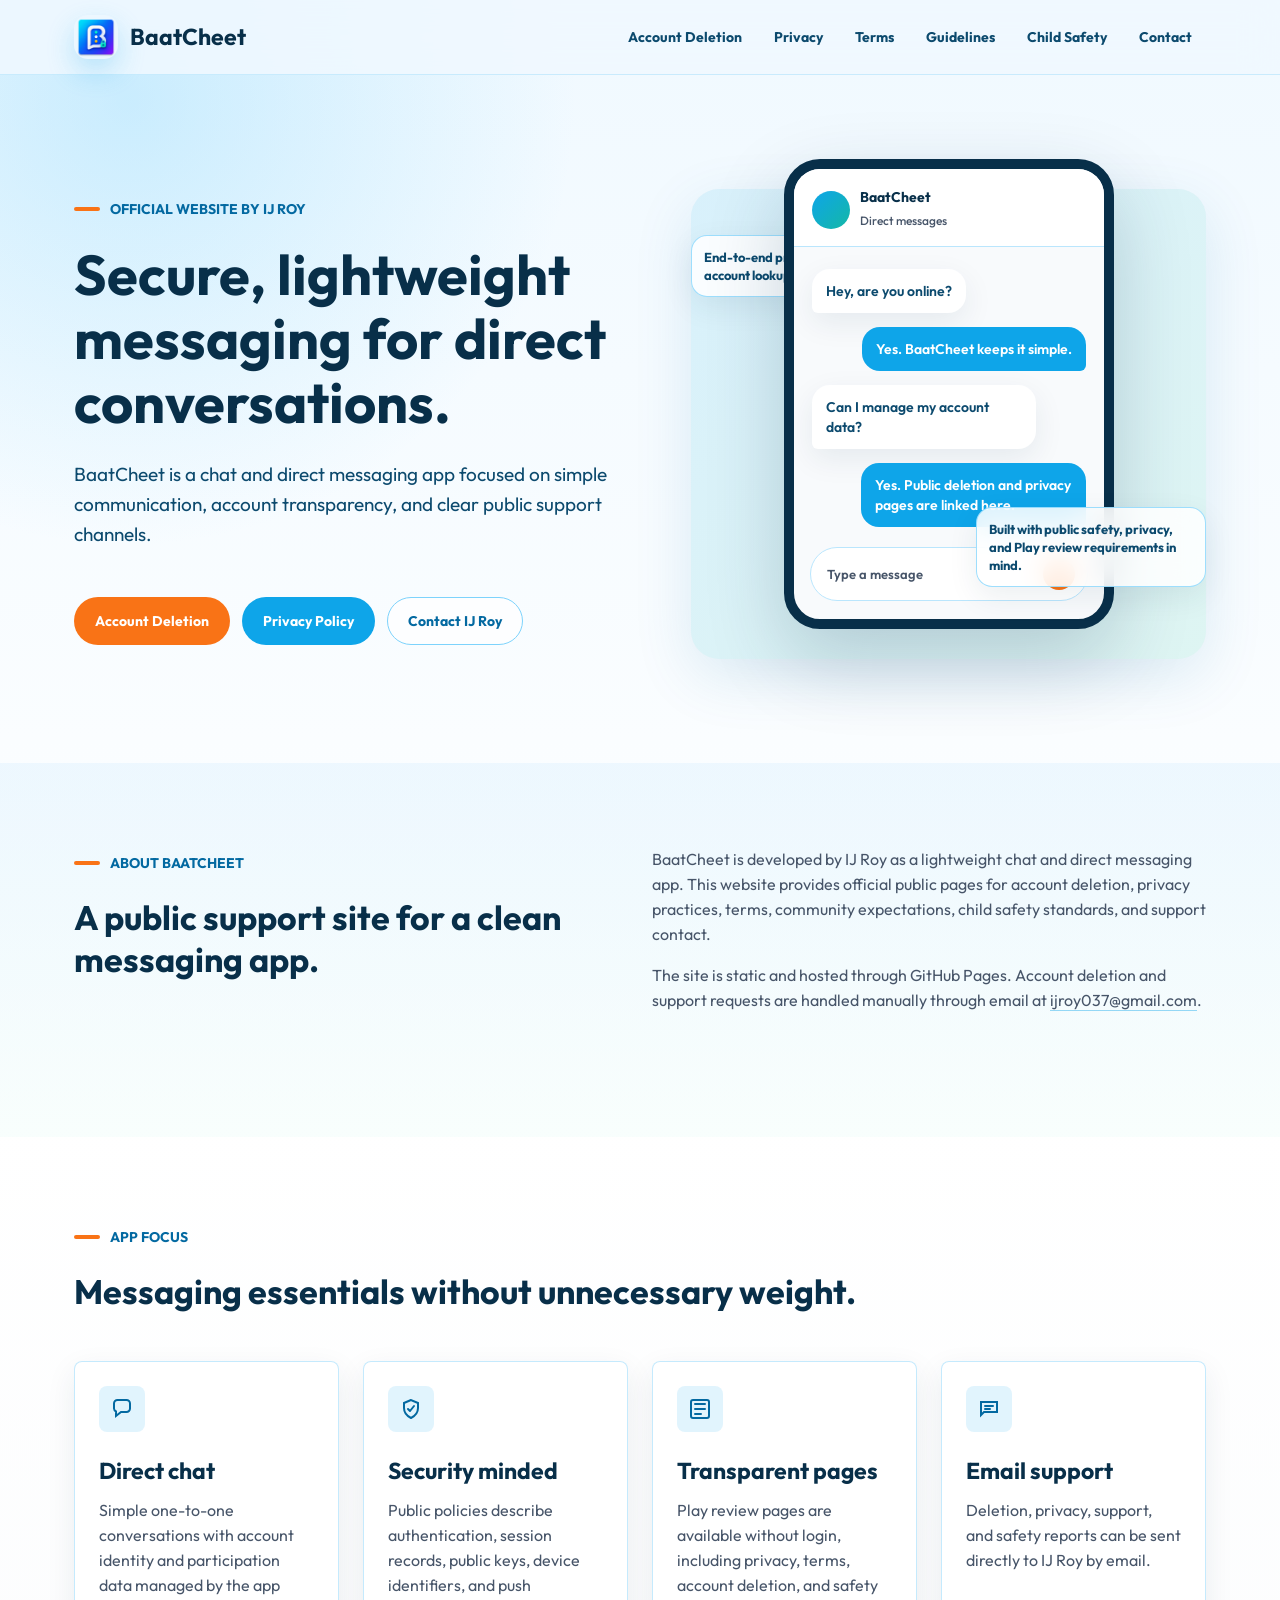
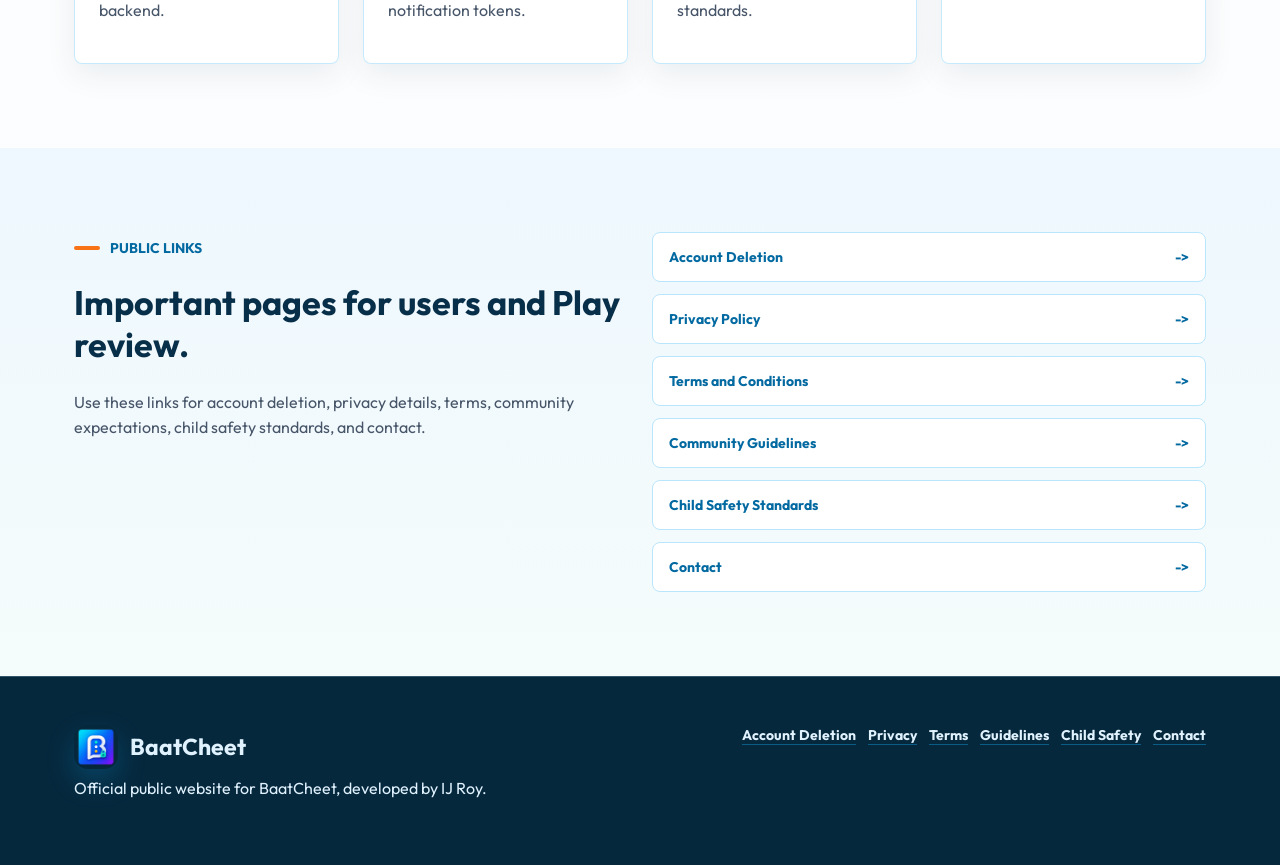
<file: index.html>
<!DOCTYPE html>
<html lang="en">
<head>
  <meta charset="utf-8">
  <meta name="viewport" content="width=device-width, initial-scale=1">
  <title>BaatCheet | Secure Lightweight Chat App by IJ Roy</title>
  <meta name="description" content="BaatCheet is a secure, lightweight chat and direct messaging app developed by IJ Roy.">
  <meta property="og:title" content="BaatCheet | Secure Lightweight Chat App">
  <meta property="og:description" content="A clean public website for BaatCheet support, account deletion, privacy, terms, guidelines, and child safety standards.">
  <meta property="og:type" content="website">
  <meta property="og:url" content="./">
  <link rel="canonical" href="./">
  <meta name="theme-color" content="#0ea5e9">
  <link rel="icon" type="image/webp" href="assets/images/baatcheet-app-icon.webp">
  <link rel="apple-touch-icon" href="assets/images/baatcheet-app-icon.webp">
  <link rel="preconnect" href="https://fonts.googleapis.com">
  <link rel="preconnect" href="https://fonts.gstatic.com" crossorigin>
  <link href="https://fonts.googleapis.com/css2?family=Outfit:wght@400;500;600;700&family=Work+Sans:wght@400;500;600;700&display=swap" rel="stylesheet">
  <link rel="stylesheet" href="assets/css/styles.css">
</head>
<body>
  <header class="site-header">
    <nav class="site-nav" aria-label="Primary navigation">
      <a class="brand" href="./" aria-label="BaatCheet home"><span class="brand-mark" aria-hidden="true"><svg viewBox="0 0 24 24" fill="none"><path d="M5 6.5A3.5 3.5 0 0 1 8.5 3h7A3.5 3.5 0 0 1 19 6.5v5A3.5 3.5 0 0 1 15.5 15H11l-5 4v-4.2A3.5 3.5 0 0 1 5 12.5v-6Z" stroke="currentColor" stroke-width="2" stroke-linejoin="round"/><path d="M9 8h6M9 11h4" stroke="currentColor" stroke-width="2" stroke-linecap="round"/></svg></span><span>BaatCheet</span></a>
      <button class="nav-toggle" type="button" aria-expanded="false" aria-controls="nav-links" aria-label="Open navigation"><svg aria-hidden="true" viewBox="0 0 24 24" fill="none"><path d="M4 7h16M4 12h16M4 17h16" stroke="currentColor" stroke-width="2" stroke-linecap="round"/></svg></button>
      <div class="nav-links" id="nav-links">
        <a href="./account-deletion/">Account Deletion</a>
        <a href="./privacy-policy/">Privacy</a>
        <a href="./terms-and-conditions/">Terms</a>
        <a href="./community-guidelines/">Guidelines</a>
        <a href="./child-safety-standards/">Child Safety</a>
        <a href="./contact/">Contact</a>
      </div>
    </nav>
  </header>

  <main>
    <section class="hero">
      <div class="container hero-grid">
        <div class="reveal">
          <p class="eyebrow">Official website by IJ Roy</p>
          <h1>Secure, lightweight messaging for direct conversations.</h1>
          <p class="lede">BaatCheet is a chat and direct messaging app focused on simple communication, account transparency, and clear public support channels.</p>
          <div class="actions" aria-label="Primary actions">
            <a class="button button-primary" href="./account-deletion/">Account Deletion</a>
            <a class="button button-secondary" href="./privacy-policy/">Privacy Policy</a>
            <a class="button button-ghost" href="./contact/">Contact IJ Roy</a>
          </div>
        </div>
        <div class="chat-stage reveal" aria-label="BaatCheet chat preview">
          <div class="floating-note note-one">End-to-end product focus: fast account lookup and direct support.</div>
          <div class="phone-preview">
            <div class="phone-top">
              <div class="avatar" aria-hidden="true"></div>
              <div><strong>BaatCheet</strong><span>Direct messages</span></div>
            </div>
            <div class="message-stack">
              <div class="bubble incoming">Hey, are you online?</div>
              <div class="bubble outgoing">Yes. BaatCheet keeps it simple.</div>
              <div class="bubble incoming">Can I manage my account data?</div>
              <div class="bubble outgoing">Yes. Public deletion and privacy pages are linked here.</div>
            </div>
            <div class="composer"><span>Type a message</span><span class="send-dot" aria-hidden="true"></span></div>
          </div>
          <div class="floating-note note-two">Built with public safety, privacy, and Play review requirements in mind.</div>
        </div>
      </div>
    </section>

    <section class="section section-muted" id="about">
      <div class="container grid-two">
        <div class="section-header reveal">
          <p class="eyebrow">About BaatCheet</p>
          <h2>A public support site for a clean messaging app.</h2>
        </div>
        <div class="reveal">
          <p>BaatCheet is developed by IJ Roy as a lightweight chat and direct messaging app. This website provides official public pages for account deletion, privacy practices, terms, community expectations, child safety standards, and support contact.</p>
          <p>The site is static and hosted through GitHub Pages. Account deletion and support requests are handled manually through email at <a href="mailto:ijroy037@gmail.com">ijroy037@gmail.com</a>.</p>
        </div>
      </div>
    </section>

    <section class="section" id="features">
      <div class="container">
        <div class="section-header reveal">
          <p class="eyebrow">App focus</p>
          <h2>Messaging essentials without unnecessary weight.</h2>
        </div>
        <div class="grid">
          <article class="card reveal"><div class="icon" aria-hidden="true"><svg viewBox="0 0 24 24" fill="none"><path d="M4 6.5A3.5 3.5 0 0 1 7.5 3h9A3.5 3.5 0 0 1 20 6.5v5A3.5 3.5 0 0 1 16.5 15H11l-5 4v-4.5A3.5 3.5 0 0 1 4 11.5v-5Z" stroke="currentColor" stroke-width="2"/></svg></div><h3>Direct chat</h3><p>Simple one-to-one conversations with account identity and participation data managed by the app backend.</p></article>
          <article class="card reveal"><div class="icon" aria-hidden="true"><svg viewBox="0 0 24 24" fill="none"><path d="M12 3 5 6v5c0 4.5 3 8 7 10 4-2 7-5.5 7-10V6l-7-3Z" stroke="currentColor" stroke-width="2"/><path d="m9 12 2 2 4-5" stroke="currentColor" stroke-width="2" stroke-linecap="round" stroke-linejoin="round"/></svg></div><h3>Security minded</h3><p>Public policies describe authentication, session records, public keys, device identifiers, and push notification tokens.</p></article>
          <article class="card reveal"><div class="icon" aria-hidden="true"><svg viewBox="0 0 24 24" fill="none"><path d="M7 7h10M7 12h10M7 17h6" stroke="currentColor" stroke-width="2" stroke-linecap="round"/><path d="M5 3h14a2 2 0 0 1 2 2v14a2 2 0 0 1-2 2H5a2 2 0 0 1-2-2V5a2 2 0 0 1 2-2Z" stroke="currentColor" stroke-width="2"/></svg></div><h3>Transparent pages</h3><p>Play review pages are available without login, including privacy, terms, account deletion, and safety standards.</p></article>
          <article class="card reveal"><div class="icon" aria-hidden="true"><svg viewBox="0 0 24 24" fill="none"><path d="M4 5h16v10H7l-3 3V5Z" stroke="currentColor" stroke-width="2"/><path d="M8 9h8M8 12h5" stroke="currentColor" stroke-width="2" stroke-linecap="round"/></svg></div><h3>Email support</h3><p>Deletion, privacy, support, and safety reports can be sent directly to IJ Roy by email.</p></article>
        </div>
      </div>
    </section>

    <section class="section section-muted" id="public-pages">
      <div class="container grid-two">
        <div class="section-header reveal">
          <p class="eyebrow">Public links</p>
          <h2>Important pages for users and Play review.</h2>
          <p>Use these links for account deletion, privacy details, terms, community expectations, child safety standards, and contact.</p>
        </div>
        <div class="link-list reveal" aria-label="Public policy links">
          <a href="./account-deletion/">Account Deletion <span aria-hidden="true">-></span></a>
          <a href="./privacy-policy/">Privacy Policy <span aria-hidden="true">-></span></a>
          <a href="./terms-and-conditions/">Terms and Conditions <span aria-hidden="true">-></span></a>
          <a href="./community-guidelines/">Community Guidelines <span aria-hidden="true">-></span></a>
          <a href="./child-safety-standards/">Child Safety Standards <span aria-hidden="true">-></span></a>
          <a href="./contact/">Contact <span aria-hidden="true">-></span></a>
        </div>
      </div>
    </section>
  </main>

  <footer class="site-footer">
    <div class="container footer-grid">
      <div>
        <a class="brand" href="./" aria-label="BaatCheet home"><span class="brand-mark" aria-hidden="true"><svg viewBox="0 0 24 24" fill="none"><path d="M5 6.5A3.5 3.5 0 0 1 8.5 3h7A3.5 3.5 0 0 1 19 6.5v5A3.5 3.5 0 0 1 15.5 15H11l-5 4v-4.2A3.5 3.5 0 0 1 5 12.5v-6Z" stroke="currentColor" stroke-width="2" stroke-linejoin="round"/></svg></span><span>BaatCheet</span></a>
        <p>Official public website for BaatCheet, developed by IJ Roy.</p>
      </div>
      <nav class="footer-links" aria-label="Legal links">
        <a href="./account-deletion/">Account Deletion</a>
        <a href="./privacy-policy/">Privacy</a>
        <a href="./terms-and-conditions/">Terms</a>
        <a href="./community-guidelines/">Guidelines</a>
        <a href="./child-safety-standards/">Child Safety</a>
        <a href="./contact/">Contact</a>
      </nav>
    </div>
  </footer>
  <script src="assets/js/main.js"></script>
</body>
</html>
</file>
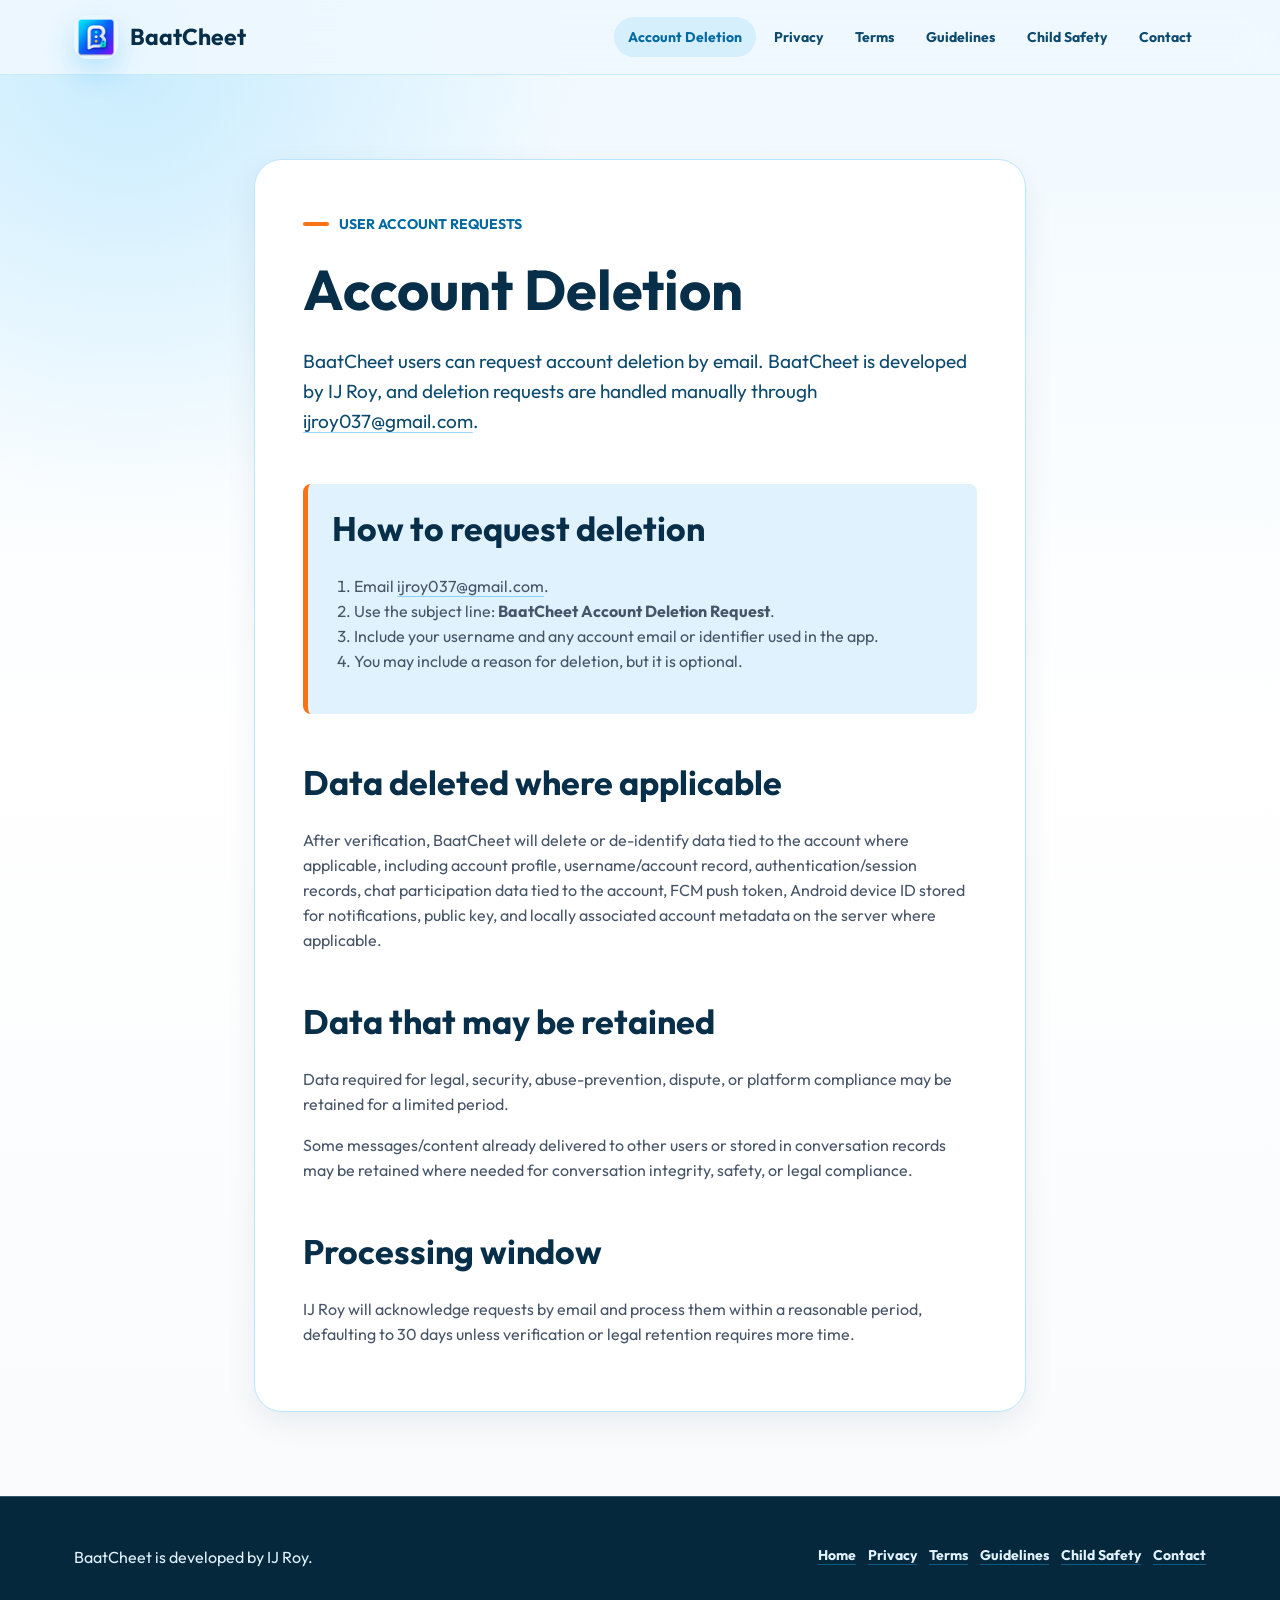
<file: account-deletion/index.html>
<!DOCTYPE html>
<html lang="en">
<head>
  <meta charset="utf-8">
  <meta name="viewport" content="width=device-width, initial-scale=1">
  <title>Account Deletion | BaatCheet</title>
  <meta name="description" content="How to request deletion of a BaatCheet account from IJ Roy.">
  <meta property="og:title" content="Account Deletion | BaatCheet">
  <meta property="og:description" content="Email IJ Roy to request deletion of your BaatCheet account.">
  <meta property="og:type" content="website">
  <meta property="og:url" content="../account-deletion/">
  <link rel="canonical" href="../account-deletion/">
  <meta name="theme-color" content="#0ea5e9">
  <link rel="icon" type="image/webp" href="../assets/images/baatcheet-app-icon.webp">
  <link rel="apple-touch-icon" href="../assets/images/baatcheet-app-icon.webp">
  <link rel="preconnect" href="https://fonts.googleapis.com">
  <link rel="preconnect" href="https://fonts.gstatic.com" crossorigin>
  <link href="https://fonts.googleapis.com/css2?family=Outfit:wght@400;500;600;700&family=Work+Sans:wght@400;500;600;700&display=swap" rel="stylesheet">
  <link rel="stylesheet" href="../assets/css/styles.css">
</head>
<body>
  <header class="site-header"><nav class="site-nav" aria-label="Primary navigation"><a class="brand" href="../" aria-label="BaatCheet home"><span class="brand-mark" aria-hidden="true"><svg viewBox="0 0 24 24" fill="none"><path d="M5 6.5A3.5 3.5 0 0 1 8.5 3h7A3.5 3.5 0 0 1 19 6.5v5A3.5 3.5 0 0 1 15.5 15H11l-5 4v-4.2A3.5 3.5 0 0 1 5 12.5v-6Z" stroke="currentColor" stroke-width="2" stroke-linejoin="round"/></svg></span><span>BaatCheet</span></a><button class="nav-toggle" type="button" aria-expanded="false" aria-controls="nav-links" aria-label="Open navigation"><svg aria-hidden="true" viewBox="0 0 24 24" fill="none"><path d="M4 7h16M4 12h16M4 17h16" stroke="currentColor" stroke-width="2" stroke-linecap="round"/></svg></button><div class="nav-links" id="nav-links"><a href="../account-deletion/" aria-current="page">Account Deletion</a><a href="../privacy-policy/">Privacy</a><a href="../terms-and-conditions/">Terms</a><a href="../community-guidelines/">Guidelines</a><a href="../child-safety-standards/">Child Safety</a><a href="../contact/">Contact</a></div></nav></header>
  <main class="legal-page">
    <div class="container narrow">
      <article class="reveal">
        <p class="eyebrow">User account requests</p>
        <h1>Account Deletion</h1>
        <p class="lede">BaatCheet users can request account deletion by email. BaatCheet is developed by IJ Roy, and deletion requests are handled manually through <a href="mailto:ijroy037@gmail.com">ijroy037@gmail.com</a>.</p>
        <section class="callout">
          <h2>How to request deletion</h2>
          <ol>
            <li>Email <a href="mailto:ijroy037@gmail.com?subject=BaatCheet%20Account%20Deletion%20Request">ijroy037@gmail.com</a>.</li>
            <li>Use the subject line: <strong>BaatCheet Account Deletion Request</strong>.</li>
            <li>Include your username and any account email or identifier used in the app.</li>
            <li>You may include a reason for deletion, but it is optional.</li>
          </ol>
        </section>
        <section>
          <h2>Data deleted where applicable</h2>
          <p>After verification, BaatCheet will delete or de-identify data tied to the account where applicable, including account profile, username/account record, authentication/session records, chat participation data tied to the account, FCM push token, Android device ID stored for notifications, public key, and locally associated account metadata on the server where applicable.</p>
        </section>
        <section>
          <h2>Data that may be retained</h2>
          <p>Data required for legal, security, abuse-prevention, dispute, or platform compliance may be retained for a limited period.</p>
          <p>Some messages/content already delivered to other users or stored in conversation records may be retained where needed for conversation integrity, safety, or legal compliance.</p>
        </section>
        <section>
          <h2>Processing window</h2>
          <p>IJ Roy will acknowledge requests by email and process them within a reasonable period, defaulting to 30 days unless verification or legal retention requires more time.</p>
        </section>
      </article>
    </div>
  </main>
  <footer class="site-footer"><div class="container footer-grid"><p>BaatCheet is developed by IJ Roy.</p><nav class="footer-links" aria-label="Legal links"><a href="../">Home</a><a href="../privacy-policy/">Privacy</a><a href="../terms-and-conditions/">Terms</a><a href="../community-guidelines/">Guidelines</a><a href="../child-safety-standards/">Child Safety</a><a href="../contact/">Contact</a></nav></div></footer>
  <script src="../assets/js/main.js"></script>
</body>
</html>
</file>
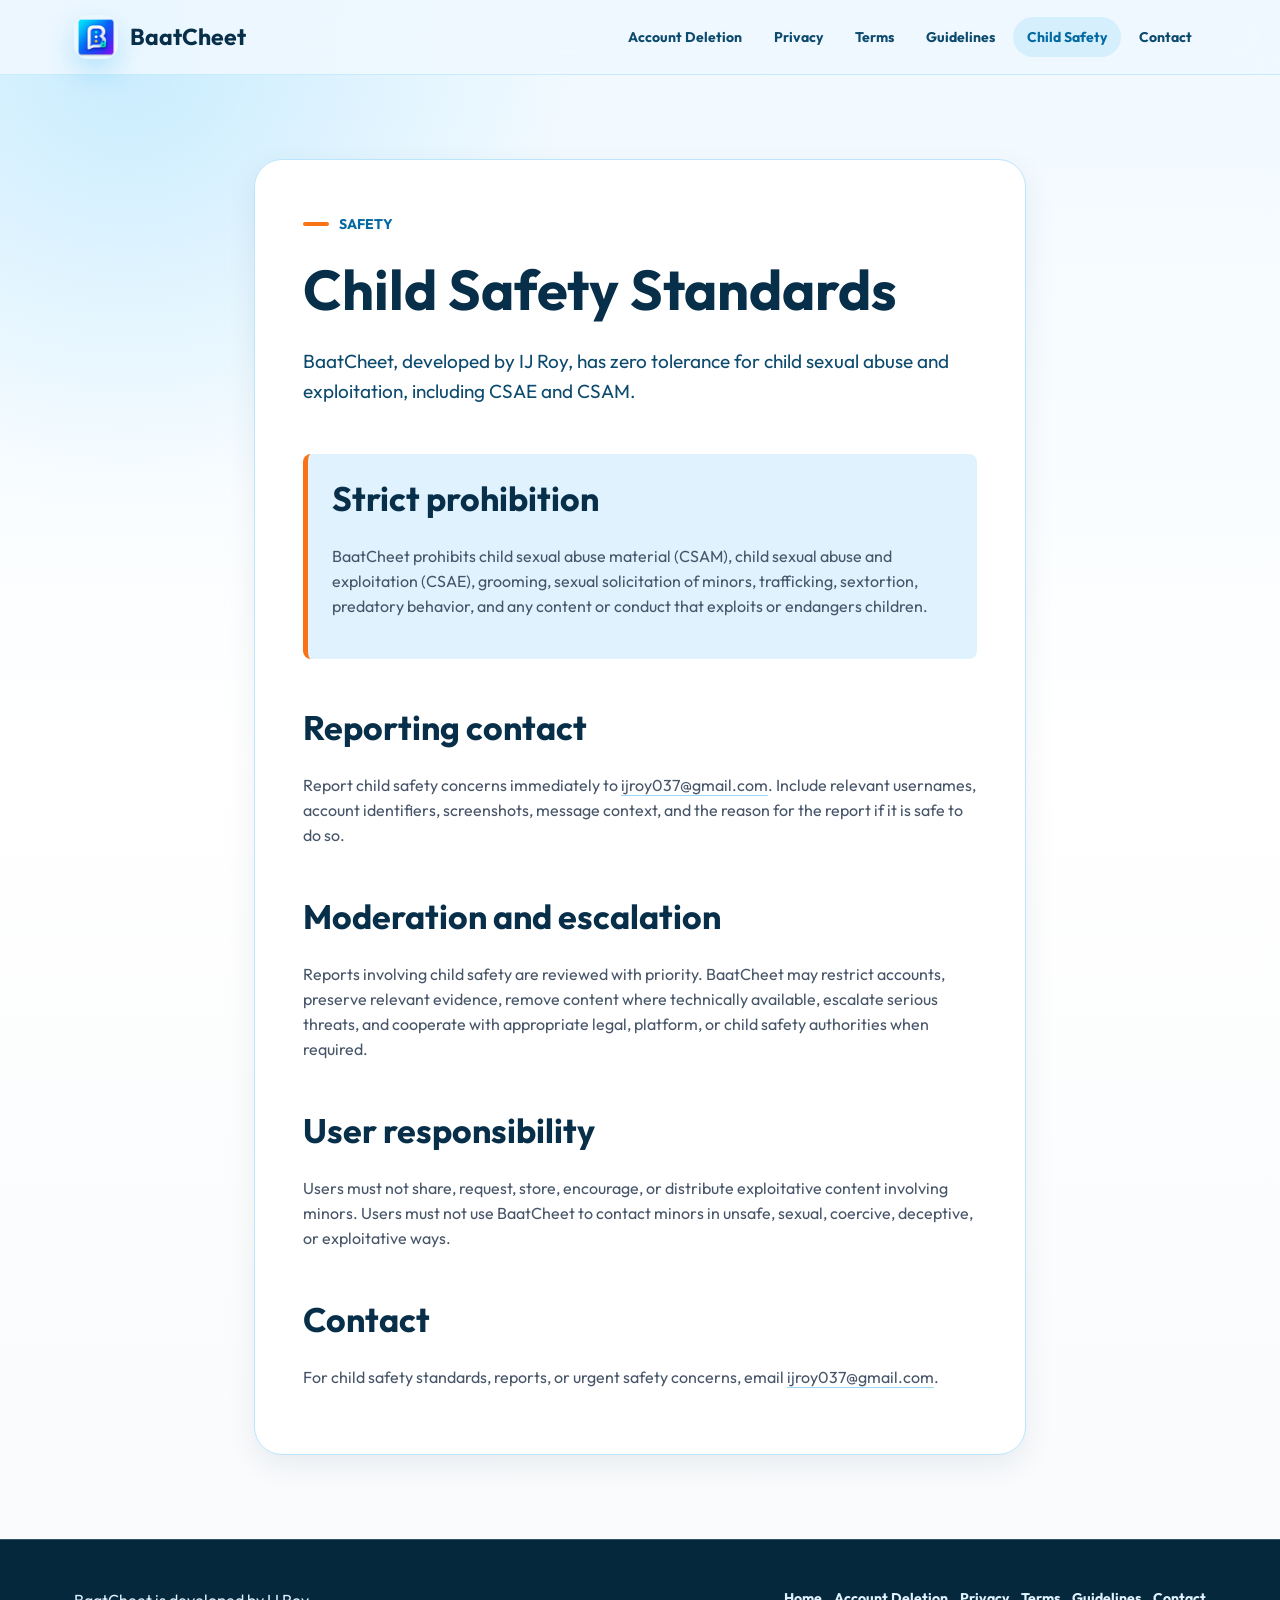
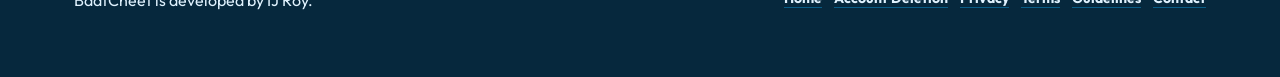
<file: child-safety-standards/index.html>
<!DOCTYPE html>
<html lang="en">
<head>
  <meta charset="utf-8">
  <meta name="viewport" content="width=device-width, initial-scale=1">
  <title>Child Safety Standards | BaatCheet</title>
  <meta name="description" content="Child safety standards for BaatCheet by IJ Roy.">
  <meta property="og:title" content="Child Safety Standards | BaatCheet">
  <meta property="og:description" content="BaatCheet prohibits CSAE, CSAM, exploitation, grooming, and unsafe behavior involving minors.">
  <meta property="og:type" content="website">
  <meta property="og:url" content="../child-safety-standards/">
  <link rel="canonical" href="../child-safety-standards/">
  <meta name="theme-color" content="#0ea5e9">
  <link rel="icon" type="image/webp" href="../assets/images/baatcheet-app-icon.webp">
  <link rel="apple-touch-icon" href="../assets/images/baatcheet-app-icon.webp">
  <link rel="preconnect" href="https://fonts.googleapis.com">
  <link rel="preconnect" href="https://fonts.gstatic.com" crossorigin>
  <link href="https://fonts.googleapis.com/css2?family=Outfit:wght@400;500;600;700&family=Work+Sans:wght@400;500;600;700&display=swap" rel="stylesheet">
  <link rel="stylesheet" href="../assets/css/styles.css">
</head>
<body>
  <header class="site-header"><nav class="site-nav" aria-label="Primary navigation"><a class="brand" href="../" aria-label="BaatCheet home"><span class="brand-mark" aria-hidden="true"><svg viewBox="0 0 24 24" fill="none"><path d="M5 6.5A3.5 3.5 0 0 1 8.5 3h7A3.5 3.5 0 0 1 19 6.5v5A3.5 3.5 0 0 1 15.5 15H11l-5 4v-4.2A3.5 3.5 0 0 1 5 12.5v-6Z" stroke="currentColor" stroke-width="2" stroke-linejoin="round"/></svg></span><span>BaatCheet</span></a><button class="nav-toggle" type="button" aria-expanded="false" aria-controls="nav-links" aria-label="Open navigation"><svg aria-hidden="true" viewBox="0 0 24 24" fill="none"><path d="M4 7h16M4 12h16M4 17h16" stroke="currentColor" stroke-width="2" stroke-linecap="round"/></svg></button><div class="nav-links" id="nav-links"><a href="../account-deletion/">Account Deletion</a><a href="../privacy-policy/">Privacy</a><a href="../terms-and-conditions/">Terms</a><a href="../community-guidelines/">Guidelines</a><a href="../child-safety-standards/" aria-current="page">Child Safety</a><a href="../contact/">Contact</a></div></nav></header>
  <main class="legal-page"><div class="container narrow"><article class="reveal">
    <p class="eyebrow">Safety</p><h1>Child Safety Standards</h1><p class="lede">BaatCheet, developed by IJ Roy, has zero tolerance for child sexual abuse and exploitation, including CSAE and CSAM.</p>
    <section class="callout"><h2>Strict prohibition</h2><p>BaatCheet prohibits child sexual abuse material (CSAM), child sexual abuse and exploitation (CSAE), grooming, sexual solicitation of minors, trafficking, sextortion, predatory behavior, and any content or conduct that exploits or endangers children.</p></section>
    <section><h2>Reporting contact</h2><p>Report child safety concerns immediately to <a href="mailto:ijroy037@gmail.com?subject=BaatCheet%20Child%20Safety%20Report">ijroy037@gmail.com</a>. Include relevant usernames, account identifiers, screenshots, message context, and the reason for the report if it is safe to do so.</p></section>
    <section><h2>Moderation and escalation</h2><p>Reports involving child safety are reviewed with priority. BaatCheet may restrict accounts, preserve relevant evidence, remove content where technically available, escalate serious threats, and cooperate with appropriate legal, platform, or child safety authorities when required.</p></section>
    <section><h2>User responsibility</h2><p>Users must not share, request, store, encourage, or distribute exploitative content involving minors. Users must not use BaatCheet to contact minors in unsafe, sexual, coercive, deceptive, or exploitative ways.</p></section>
    <section><h2>Contact</h2><p>For child safety standards, reports, or urgent safety concerns, email <a href="mailto:ijroy037@gmail.com">ijroy037@gmail.com</a>.</p></section>
  </article></div></main>
  <footer class="site-footer"><div class="container footer-grid"><p>BaatCheet is developed by IJ Roy.</p><nav class="footer-links" aria-label="Legal links"><a href="../">Home</a><a href="../account-deletion/">Account Deletion</a><a href="../privacy-policy/">Privacy</a><a href="../terms-and-conditions/">Terms</a><a href="../community-guidelines/">Guidelines</a><a href="../contact/">Contact</a></nav></div></footer>
  <script src="../assets/js/main.js"></script>
</body>
</html>
</file>
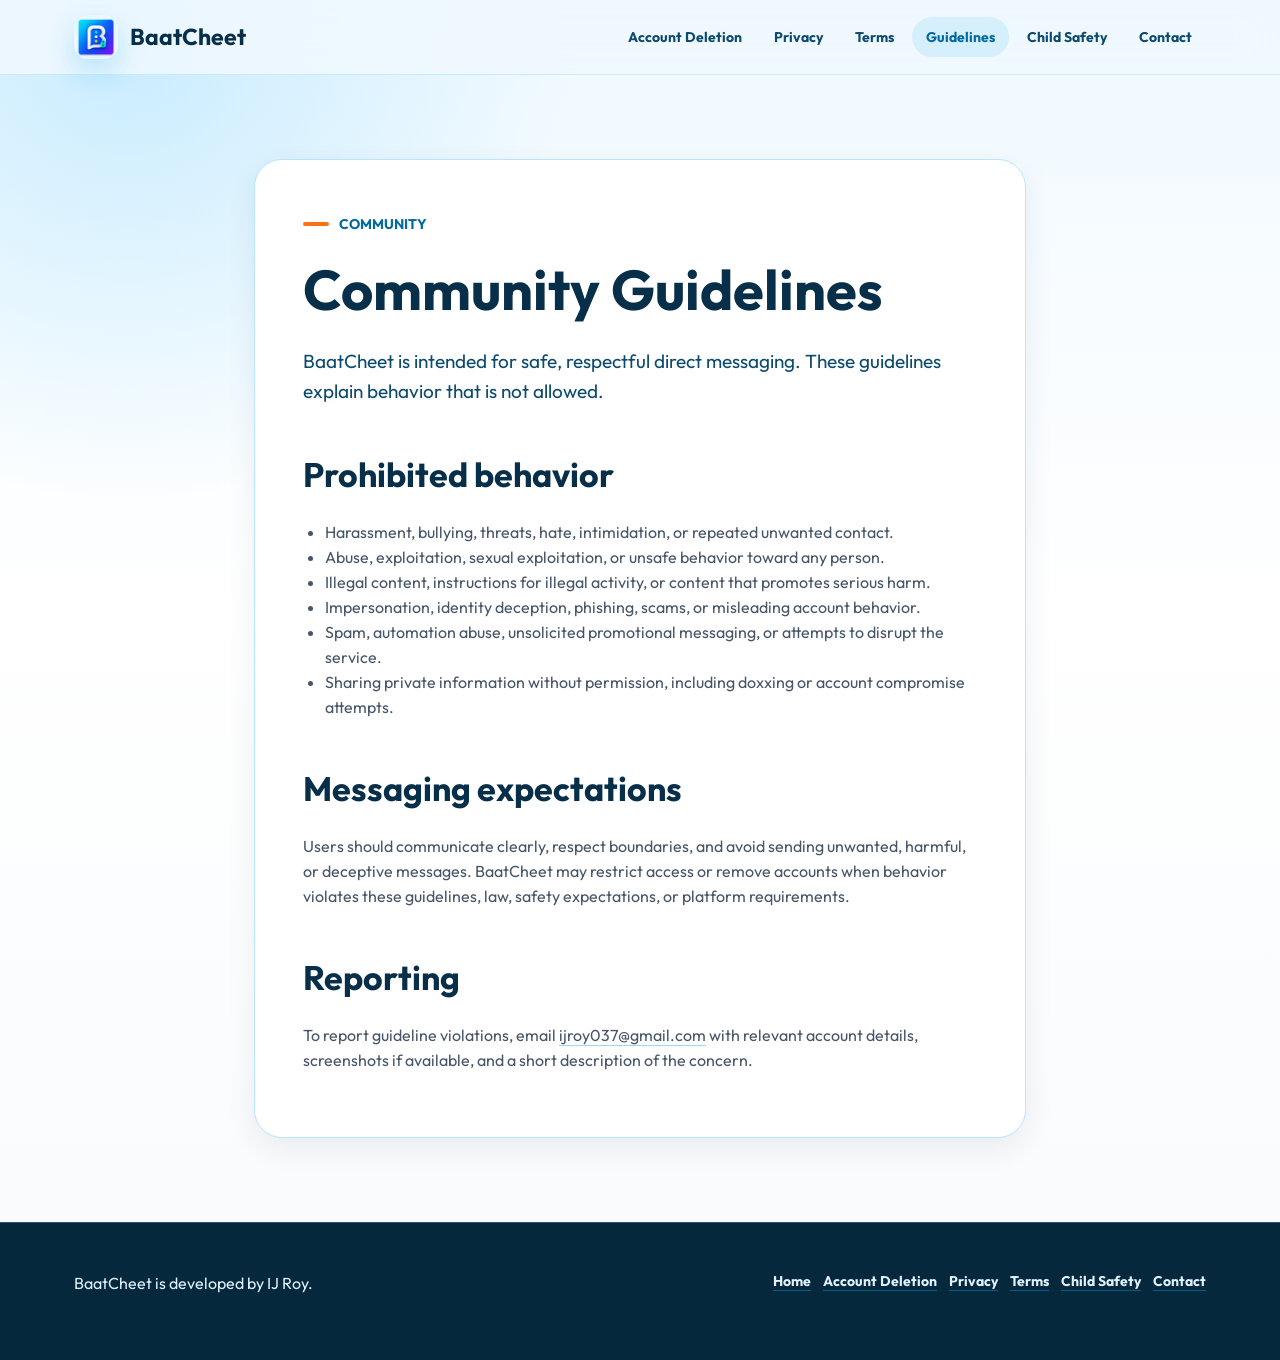
<file: community-guidelines/index.html>
<!DOCTYPE html>
<html lang="en">
<head>
  <meta charset="utf-8">
  <meta name="viewport" content="width=device-width, initial-scale=1">
  <title>Community Guidelines | BaatCheet</title>
  <meta name="description" content="Community Guidelines for BaatCheet by IJ Roy.">
  <meta property="og:title" content="Community Guidelines | BaatCheet">
  <meta property="og:description" content="Rules for respectful and safe use of BaatCheet messaging.">
  <meta property="og:type" content="website">
  <meta property="og:url" content="../community-guidelines/">
  <link rel="canonical" href="../community-guidelines/">
  <meta name="theme-color" content="#0ea5e9">
  <link rel="icon" type="image/webp" href="../assets/images/baatcheet-app-icon.webp">
  <link rel="apple-touch-icon" href="../assets/images/baatcheet-app-icon.webp">
  <link rel="preconnect" href="https://fonts.googleapis.com">
  <link rel="preconnect" href="https://fonts.gstatic.com" crossorigin>
  <link href="https://fonts.googleapis.com/css2?family=Outfit:wght@400;500;600;700&family=Work+Sans:wght@400;500;600;700&display=swap" rel="stylesheet">
  <link rel="stylesheet" href="../assets/css/styles.css">
</head>
<body>
  <header class="site-header"><nav class="site-nav" aria-label="Primary navigation"><a class="brand" href="../" aria-label="BaatCheet home"><span class="brand-mark" aria-hidden="true"><svg viewBox="0 0 24 24" fill="none"><path d="M5 6.5A3.5 3.5 0 0 1 8.5 3h7A3.5 3.5 0 0 1 19 6.5v5A3.5 3.5 0 0 1 15.5 15H11l-5 4v-4.2A3.5 3.5 0 0 1 5 12.5v-6Z" stroke="currentColor" stroke-width="2" stroke-linejoin="round"/></svg></span><span>BaatCheet</span></a><button class="nav-toggle" type="button" aria-expanded="false" aria-controls="nav-links" aria-label="Open navigation"><svg aria-hidden="true" viewBox="0 0 24 24" fill="none"><path d="M4 7h16M4 12h16M4 17h16" stroke="currentColor" stroke-width="2" stroke-linecap="round"/></svg></button><div class="nav-links" id="nav-links"><a href="../account-deletion/">Account Deletion</a><a href="../privacy-policy/">Privacy</a><a href="../terms-and-conditions/">Terms</a><a href="../community-guidelines/" aria-current="page">Guidelines</a><a href="../child-safety-standards/">Child Safety</a><a href="../contact/">Contact</a></div></nav></header>
  <main class="legal-page"><div class="container narrow"><article class="reveal">
    <p class="eyebrow">Community</p><h1>Community Guidelines</h1><p class="lede">BaatCheet is intended for safe, respectful direct messaging. These guidelines explain behavior that is not allowed.</p>
    <section><h2>Prohibited behavior</h2><ul><li>Harassment, bullying, threats, hate, intimidation, or repeated unwanted contact.</li><li>Abuse, exploitation, sexual exploitation, or unsafe behavior toward any person.</li><li>Illegal content, instructions for illegal activity, or content that promotes serious harm.</li><li>Impersonation, identity deception, phishing, scams, or misleading account behavior.</li><li>Spam, automation abuse, unsolicited promotional messaging, or attempts to disrupt the service.</li><li>Sharing private information without permission, including doxxing or account compromise attempts.</li></ul></section>
    <section><h2>Messaging expectations</h2><p>Users should communicate clearly, respect boundaries, and avoid sending unwanted, harmful, or deceptive messages. BaatCheet may restrict access or remove accounts when behavior violates these guidelines, law, safety expectations, or platform requirements.</p></section>
    <section><h2>Reporting</h2><p>To report guideline violations, email <a href="mailto:ijroy037@gmail.com">ijroy037@gmail.com</a> with relevant account details, screenshots if available, and a short description of the concern.</p></section>
  </article></div></main>
  <footer class="site-footer"><div class="container footer-grid"><p>BaatCheet is developed by IJ Roy.</p><nav class="footer-links" aria-label="Legal links"><a href="../">Home</a><a href="../account-deletion/">Account Deletion</a><a href="../privacy-policy/">Privacy</a><a href="../terms-and-conditions/">Terms</a><a href="../child-safety-standards/">Child Safety</a><a href="../contact/">Contact</a></nav></div></footer>
  <script src="../assets/js/main.js"></script>
</body>
</html>
</file>
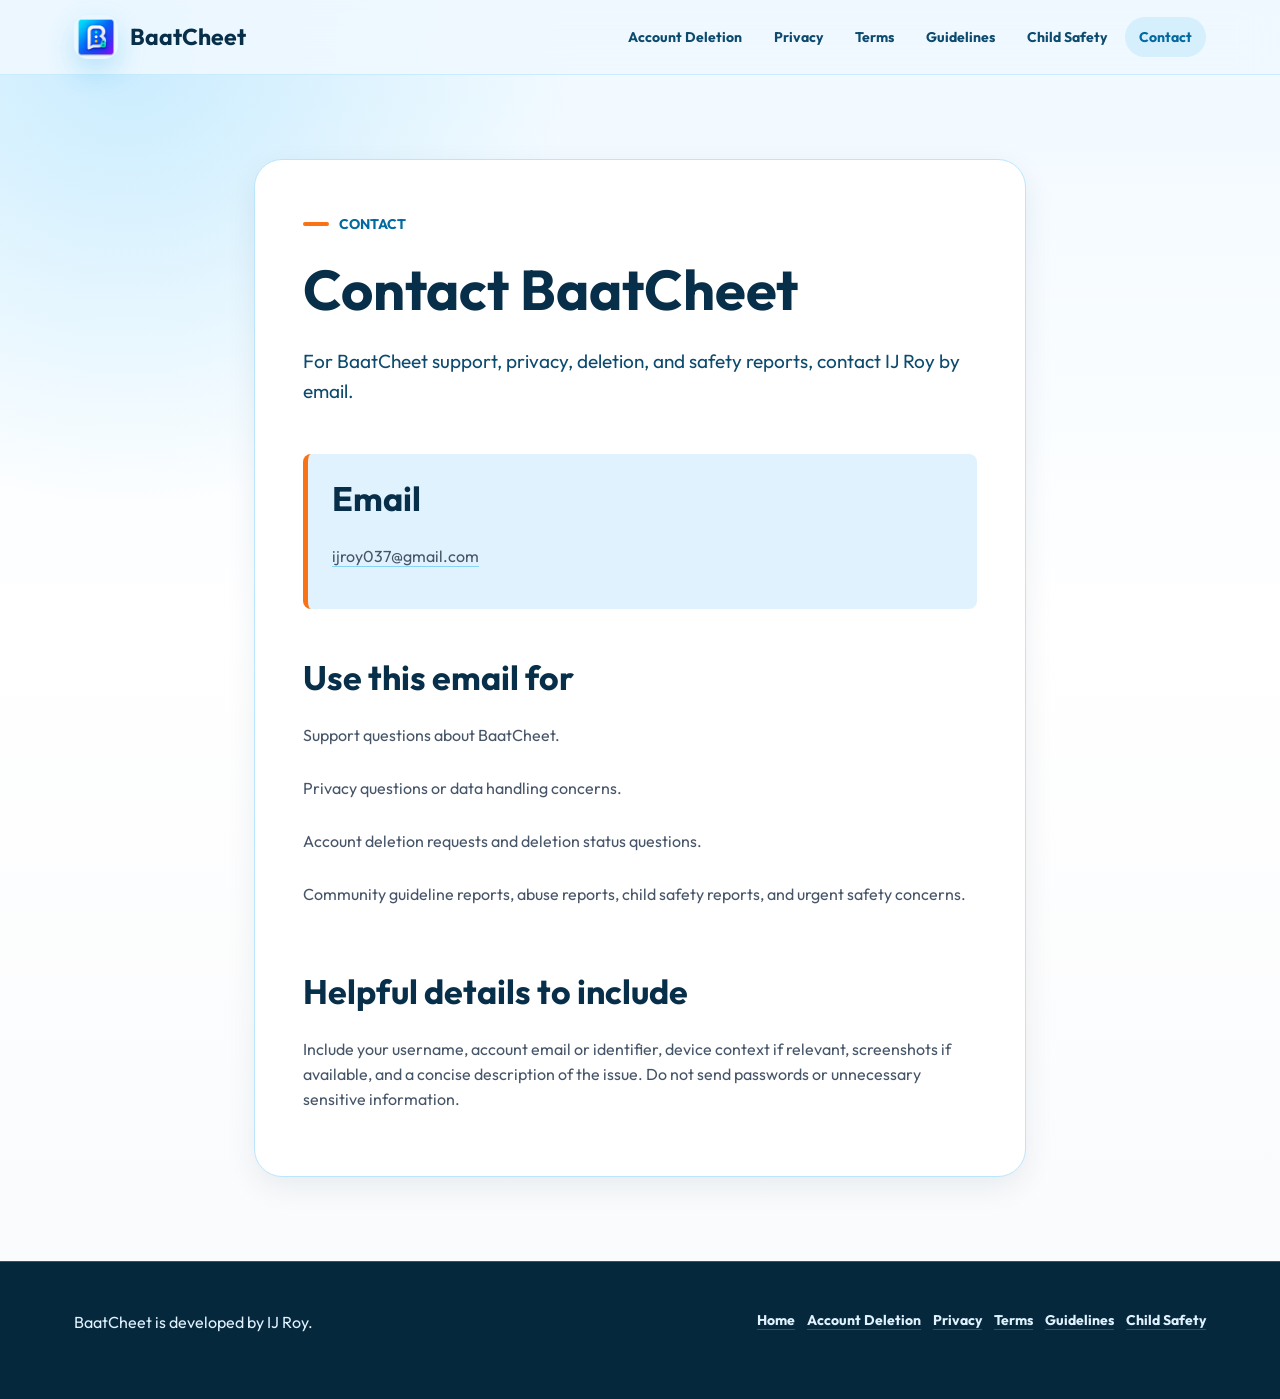
<file: contact/index.html>
<!DOCTYPE html>
<html lang="en">
<head>
  <meta charset="utf-8">
  <meta name="viewport" content="width=device-width, initial-scale=1">
  <title>Contact | BaatCheet</title>
  <meta name="description" content="Contact IJ Roy for BaatCheet support, privacy, deletion, and safety reports.">
  <meta property="og:title" content="Contact | BaatCheet">
  <meta property="og:description" content="Contact IJ Roy for BaatCheet support, privacy, deletion, and safety reports.">
  <meta property="og:type" content="website">
  <meta property="og:url" content="../contact/">
  <link rel="canonical" href="../contact/">
  <meta name="theme-color" content="#0ea5e9">
  <link rel="icon" type="image/webp" href="../assets/images/baatcheet-app-icon.webp">
  <link rel="apple-touch-icon" href="../assets/images/baatcheet-app-icon.webp">
  <link rel="preconnect" href="https://fonts.googleapis.com">
  <link rel="preconnect" href="https://fonts.gstatic.com" crossorigin>
  <link href="https://fonts.googleapis.com/css2?family=Outfit:wght@400;500;600;700&family=Work+Sans:wght@400;500;600;700&display=swap" rel="stylesheet">
  <link rel="stylesheet" href="../assets/css/styles.css">
</head>
<body>
  <header class="site-header"><nav class="site-nav" aria-label="Primary navigation"><a class="brand" href="../" aria-label="BaatCheet home"><span class="brand-mark" aria-hidden="true"><svg viewBox="0 0 24 24" fill="none"><path d="M5 6.5A3.5 3.5 0 0 1 8.5 3h7A3.5 3.5 0 0 1 19 6.5v5A3.5 3.5 0 0 1 15.5 15H11l-5 4v-4.2A3.5 3.5 0 0 1 5 12.5v-6Z" stroke="currentColor" stroke-width="2" stroke-linejoin="round"/></svg></span><span>BaatCheet</span></a><button class="nav-toggle" type="button" aria-expanded="false" aria-controls="nav-links" aria-label="Open navigation"><svg aria-hidden="true" viewBox="0 0 24 24" fill="none"><path d="M4 7h16M4 12h16M4 17h16" stroke="currentColor" stroke-width="2" stroke-linecap="round"/></svg></button><div class="nav-links" id="nav-links"><a href="../account-deletion/">Account Deletion</a><a href="../privacy-policy/">Privacy</a><a href="../terms-and-conditions/">Terms</a><a href="../community-guidelines/">Guidelines</a><a href="../child-safety-standards/">Child Safety</a><a href="../contact/" aria-current="page">Contact</a></div></nav></header>
  <main class="legal-page"><div class="container narrow"><article class="reveal">
    <p class="eyebrow">Contact</p><h1>Contact BaatCheet</h1><p class="lede">For BaatCheet support, privacy, deletion, and safety reports, contact IJ Roy by email.</p>
    <section class="callout"><h2>Email</h2><p><a href="mailto:ijroy037@gmail.com">ijroy037@gmail.com</a></p></section>
    <section><h2>Use this email for</h2><div class="contact-list"><p>Support questions about BaatCheet.</p><p>Privacy questions or data handling concerns.</p><p>Account deletion requests and deletion status questions.</p><p>Community guideline reports, abuse reports, child safety reports, and urgent safety concerns.</p></div></section>
    <section><h2>Helpful details to include</h2><p>Include your username, account email or identifier, device context if relevant, screenshots if available, and a concise description of the issue. Do not send passwords or unnecessary sensitive information.</p></section>
  </article></div></main>
  <footer class="site-footer"><div class="container footer-grid"><p>BaatCheet is developed by IJ Roy.</p><nav class="footer-links" aria-label="Legal links"><a href="../">Home</a><a href="../account-deletion/">Account Deletion</a><a href="../privacy-policy/">Privacy</a><a href="../terms-and-conditions/">Terms</a><a href="../community-guidelines/">Guidelines</a><a href="../child-safety-standards/">Child Safety</a></nav></div></footer>
  <script src="../assets/js/main.js"></script>
</body>
</html>
</file>
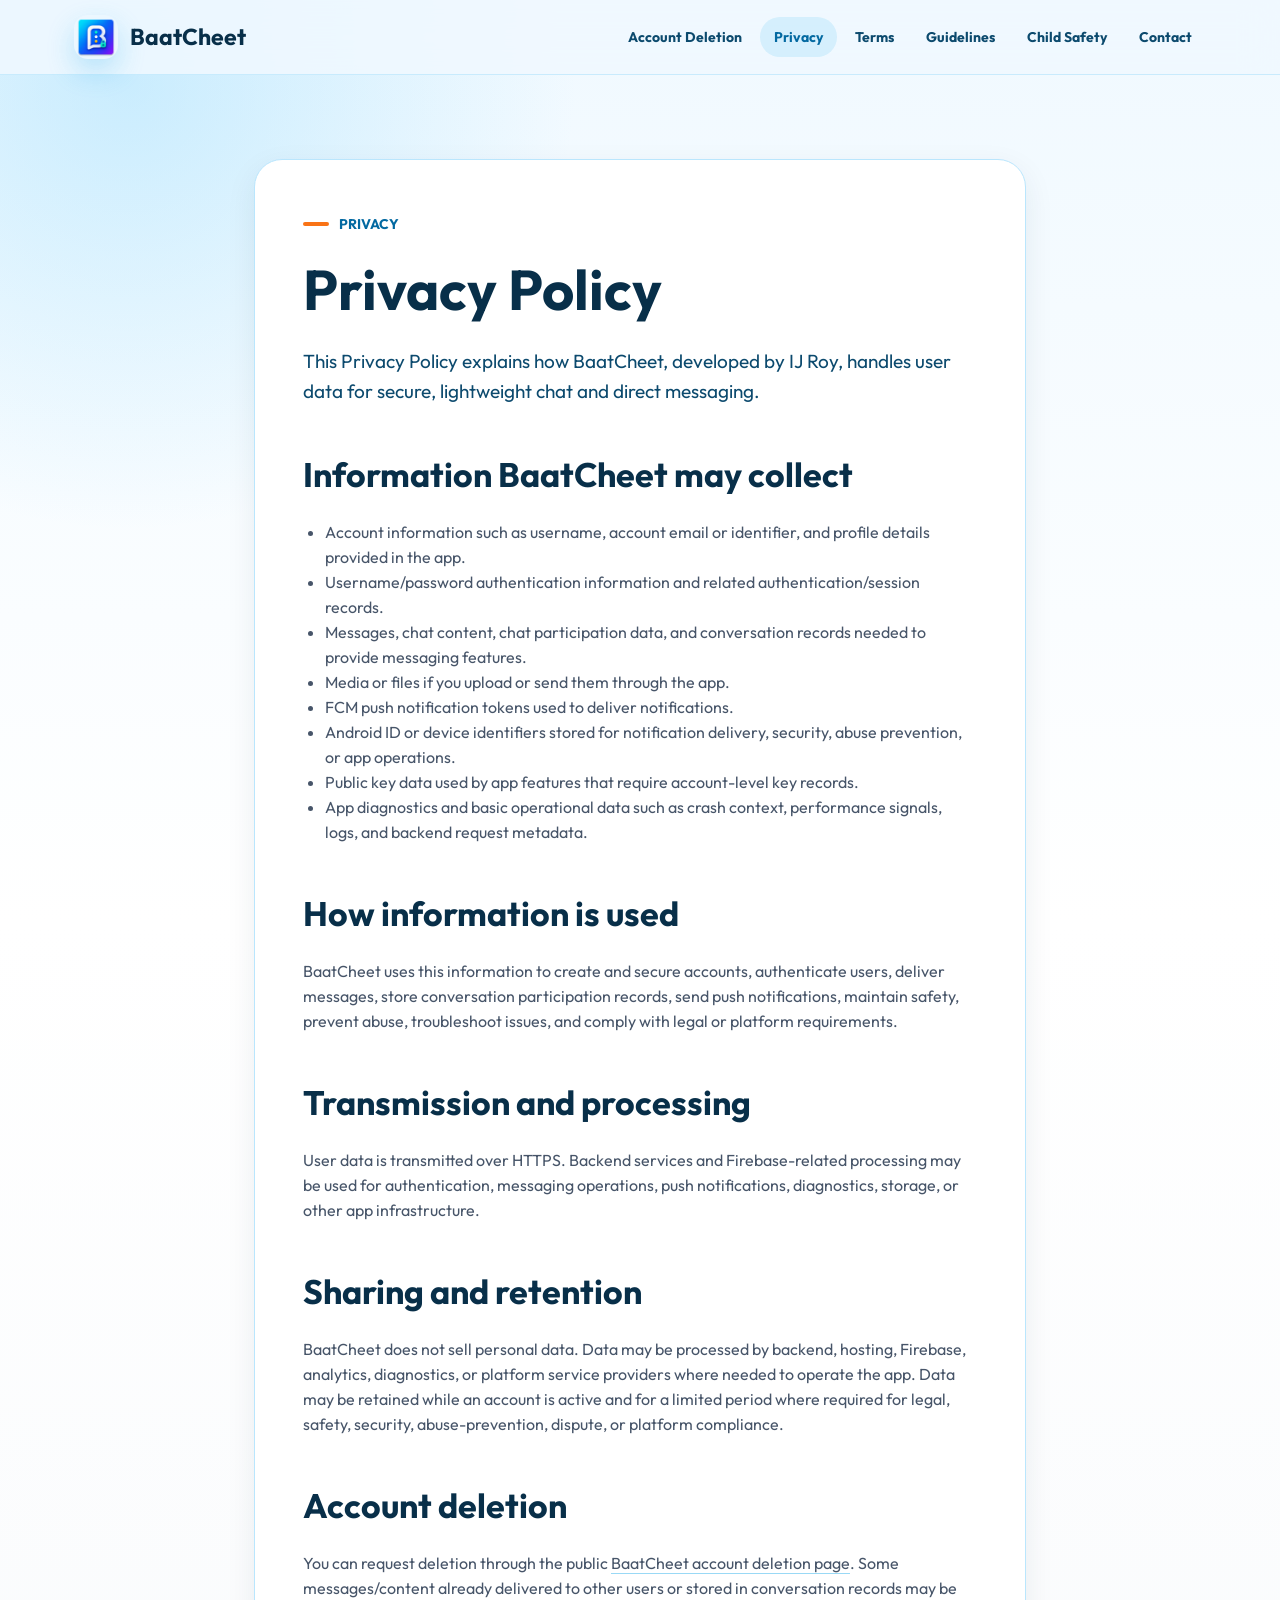
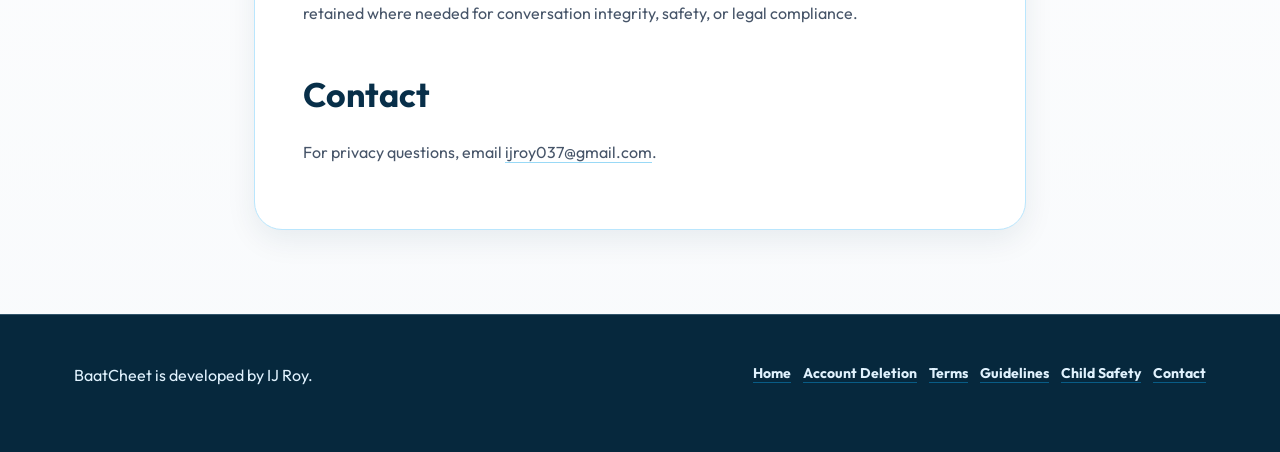
<file: privacy-policy/index.html>
<!DOCTYPE html>
<html lang="en">
<head>
  <meta charset="utf-8">
  <meta name="viewport" content="width=device-width, initial-scale=1">
  <title>Privacy Policy | BaatCheet</title>
  <meta name="description" content="Privacy Policy for BaatCheet by IJ Roy.">
  <meta property="og:title" content="Privacy Policy | BaatCheet">
  <meta property="og:description" content="How BaatCheet handles account information, chat data, identifiers, push tokens, diagnostics, and deletion requests.">
  <meta property="og:type" content="website">
  <meta property="og:url" content="../privacy-policy/">
  <link rel="canonical" href="../privacy-policy/">
  <meta name="theme-color" content="#0ea5e9">
  <link rel="icon" type="image/webp" href="../assets/images/baatcheet-app-icon.webp">
  <link rel="apple-touch-icon" href="../assets/images/baatcheet-app-icon.webp">
  <link rel="preconnect" href="https://fonts.googleapis.com">
  <link rel="preconnect" href="https://fonts.gstatic.com" crossorigin>
  <link href="https://fonts.googleapis.com/css2?family=Outfit:wght@400;500;600;700&family=Work+Sans:wght@400;500;600;700&display=swap" rel="stylesheet">
  <link rel="stylesheet" href="../assets/css/styles.css">
</head>
<body>
  <header class="site-header"><nav class="site-nav" aria-label="Primary navigation"><a class="brand" href="../" aria-label="BaatCheet home"><span class="brand-mark" aria-hidden="true"><svg viewBox="0 0 24 24" fill="none"><path d="M5 6.5A3.5 3.5 0 0 1 8.5 3h7A3.5 3.5 0 0 1 19 6.5v5A3.5 3.5 0 0 1 15.5 15H11l-5 4v-4.2A3.5 3.5 0 0 1 5 12.5v-6Z" stroke="currentColor" stroke-width="2" stroke-linejoin="round"/></svg></span><span>BaatCheet</span></a><button class="nav-toggle" type="button" aria-expanded="false" aria-controls="nav-links" aria-label="Open navigation"><svg aria-hidden="true" viewBox="0 0 24 24" fill="none"><path d="M4 7h16M4 12h16M4 17h16" stroke="currentColor" stroke-width="2" stroke-linecap="round"/></svg></button><div class="nav-links" id="nav-links"><a href="../account-deletion/">Account Deletion</a><a href="../privacy-policy/" aria-current="page">Privacy</a><a href="../terms-and-conditions/">Terms</a><a href="../community-guidelines/">Guidelines</a><a href="../child-safety-standards/">Child Safety</a><a href="../contact/">Contact</a></div></nav></header>
  <main class="legal-page">
    <div class="container narrow">
      <article class="reveal">
        <p class="eyebrow">Privacy</p>
        <h1>Privacy Policy</h1>
        <p class="lede">This Privacy Policy explains how BaatCheet, developed by IJ Roy, handles user data for secure, lightweight chat and direct messaging.</p>
        <section><h2>Information BaatCheet may collect</h2><ul><li>Account information such as username, account email or identifier, and profile details provided in the app.</li><li>Username/password authentication information and related authentication/session records.</li><li>Messages, chat content, chat participation data, and conversation records needed to provide messaging features.</li><li>Media or files if you upload or send them through the app.</li><li>FCM push notification tokens used to deliver notifications.</li><li>Android ID or device identifiers stored for notification delivery, security, abuse prevention, or app operations.</li><li>Public key data used by app features that require account-level key records.</li><li>App diagnostics and basic operational data such as crash context, performance signals, logs, and backend request metadata.</li></ul></section>
        <section><h2>How information is used</h2><p>BaatCheet uses this information to create and secure accounts, authenticate users, deliver messages, store conversation participation records, send push notifications, maintain safety, prevent abuse, troubleshoot issues, and comply with legal or platform requirements.</p></section>
        <section><h2>Transmission and processing</h2><p>User data is transmitted over HTTPS. Backend services and Firebase-related processing may be used for authentication, messaging operations, push notifications, diagnostics, storage, or other app infrastructure.</p></section>
        <section><h2>Sharing and retention</h2><p>BaatCheet does not sell personal data. Data may be processed by backend, hosting, Firebase, analytics, diagnostics, or platform service providers where needed to operate the app. Data may be retained while an account is active and for a limited period where required for legal, safety, security, abuse-prevention, dispute, or platform compliance.</p></section>
        <section><h2>Account deletion</h2><p>You can request deletion through the public <a href="../account-deletion/">BaatCheet account deletion page</a>. Some messages/content already delivered to other users or stored in conversation records may be retained where needed for conversation integrity, safety, or legal compliance.</p></section>
        <section><h2>Contact</h2><p>For privacy questions, email <a href="mailto:ijroy037@gmail.com">ijroy037@gmail.com</a>.</p></section>
      </article>
    </div>
  </main>
  <footer class="site-footer"><div class="container footer-grid"><p>BaatCheet is developed by IJ Roy.</p><nav class="footer-links" aria-label="Legal links"><a href="../">Home</a><a href="../account-deletion/">Account Deletion</a><a href="../terms-and-conditions/">Terms</a><a href="../community-guidelines/">Guidelines</a><a href="../child-safety-standards/">Child Safety</a><a href="../contact/">Contact</a></nav></div></footer>
  <script src="../assets/js/main.js"></script>
</body>
</html>
</file>
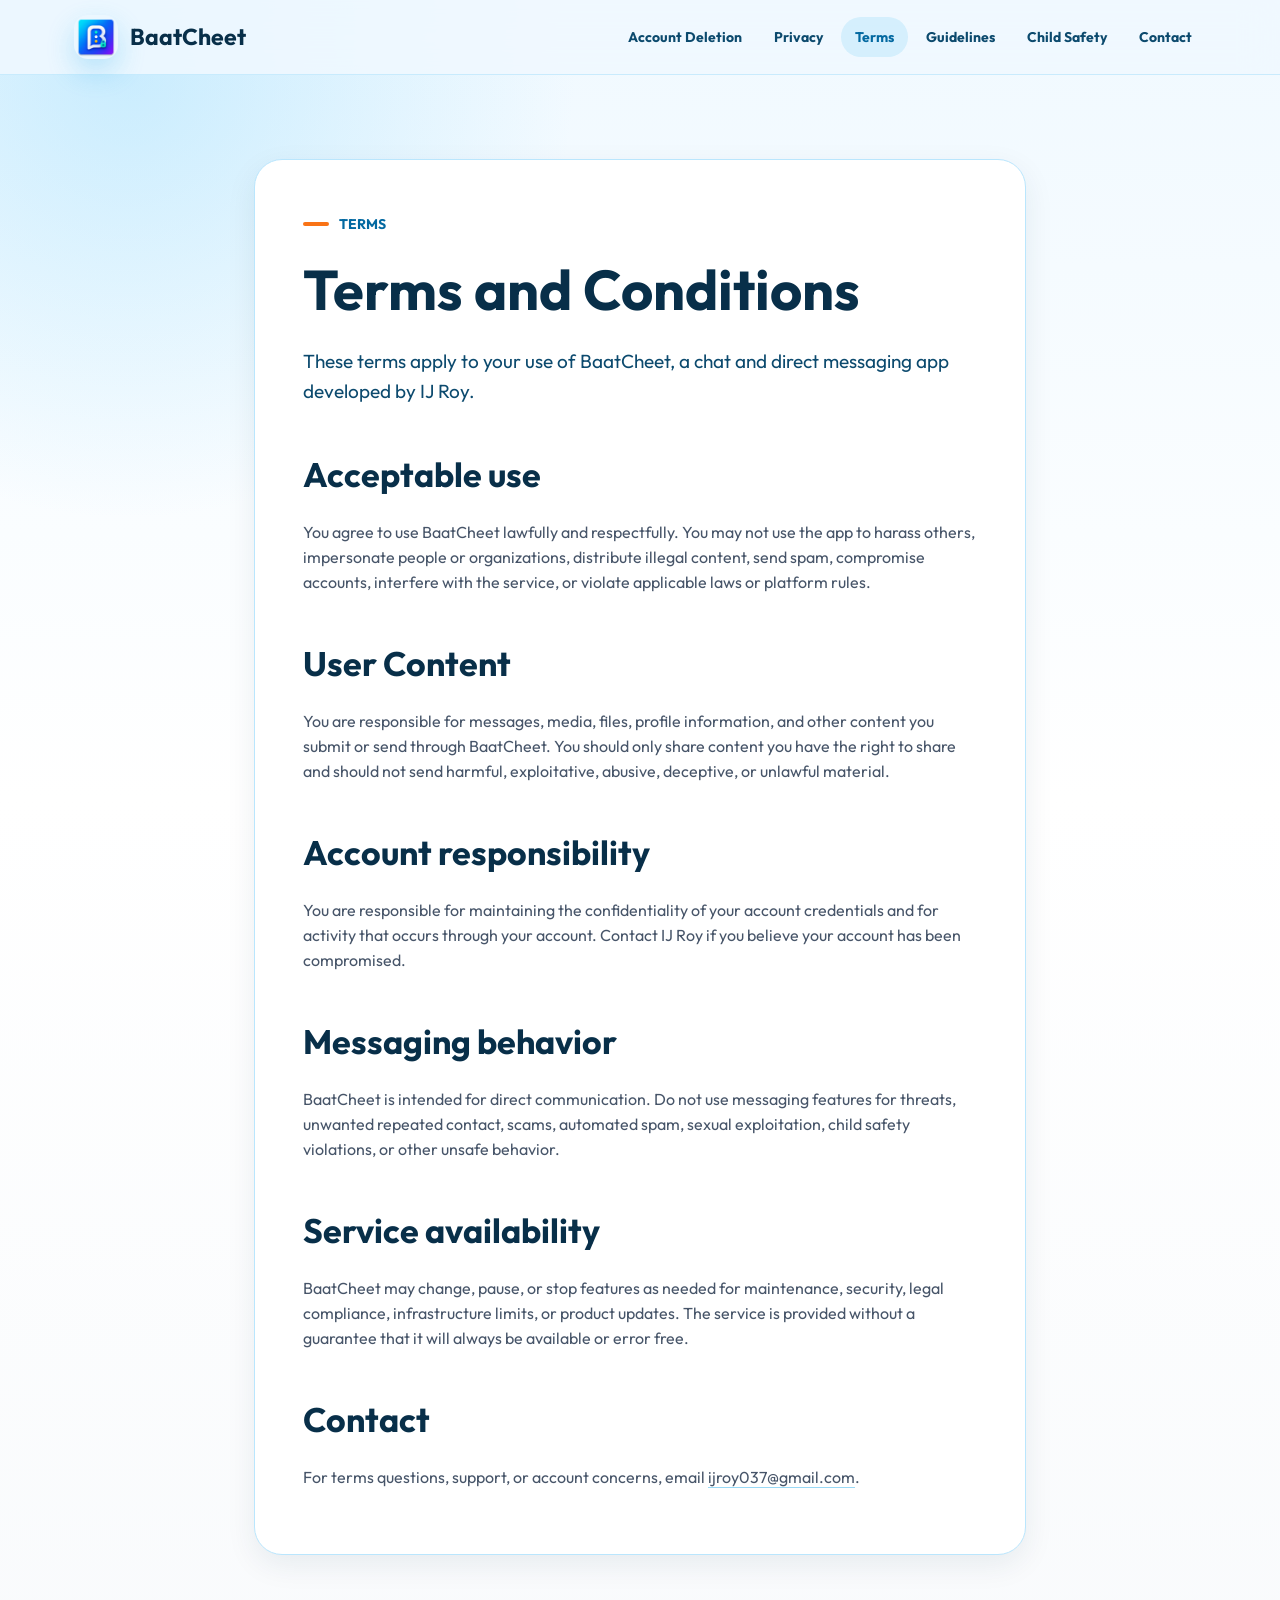
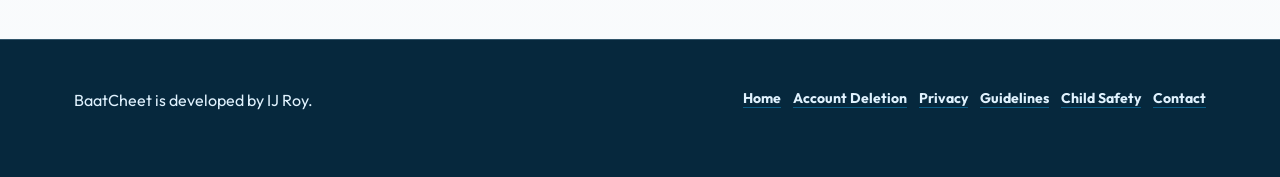
<file: terms-and-conditions/index.html>
<!DOCTYPE html>
<html lang="en">
<head>
  <meta charset="utf-8">
  <meta name="viewport" content="width=device-width, initial-scale=1">
  <title>Terms and Conditions | BaatCheet</title>
  <meta name="description" content="Terms and Conditions for BaatCheet by IJ Roy.">
  <meta property="og:title" content="Terms and Conditions | BaatCheet">
  <meta property="og:description" content="Acceptable use, user content, account responsibility, messaging behavior, service availability, and contact terms for BaatCheet.">
  <meta property="og:type" content="website">
  <meta property="og:url" content="../terms-and-conditions/">
  <link rel="canonical" href="../terms-and-conditions/">
  <meta name="theme-color" content="#0ea5e9">
  <link rel="icon" type="image/webp" href="../assets/images/baatcheet-app-icon.webp">
  <link rel="apple-touch-icon" href="../assets/images/baatcheet-app-icon.webp">
  <link rel="preconnect" href="https://fonts.googleapis.com">
  <link rel="preconnect" href="https://fonts.gstatic.com" crossorigin>
  <link href="https://fonts.googleapis.com/css2?family=Outfit:wght@400;500;600;700&family=Work+Sans:wght@400;500;600;700&display=swap" rel="stylesheet">
  <link rel="stylesheet" href="../assets/css/styles.css">
</head>
<body>
  <header class="site-header"><nav class="site-nav" aria-label="Primary navigation"><a class="brand" href="../" aria-label="BaatCheet home"><span class="brand-mark" aria-hidden="true"><svg viewBox="0 0 24 24" fill="none"><path d="M5 6.5A3.5 3.5 0 0 1 8.5 3h7A3.5 3.5 0 0 1 19 6.5v5A3.5 3.5 0 0 1 15.5 15H11l-5 4v-4.2A3.5 3.5 0 0 1 5 12.5v-6Z" stroke="currentColor" stroke-width="2" stroke-linejoin="round"/></svg></span><span>BaatCheet</span></a><button class="nav-toggle" type="button" aria-expanded="false" aria-controls="nav-links" aria-label="Open navigation"><svg aria-hidden="true" viewBox="0 0 24 24" fill="none"><path d="M4 7h16M4 12h16M4 17h16" stroke="currentColor" stroke-width="2" stroke-linecap="round"/></svg></button><div class="nav-links" id="nav-links"><a href="../account-deletion/">Account Deletion</a><a href="../privacy-policy/">Privacy</a><a href="../terms-and-conditions/" aria-current="page">Terms</a><a href="../community-guidelines/">Guidelines</a><a href="../child-safety-standards/">Child Safety</a><a href="../contact/">Contact</a></div></nav></header>
  <main class="legal-page"><div class="container narrow"><article class="reveal">
    <p class="eyebrow">Terms</p><h1>Terms and Conditions</h1><p class="lede">These terms apply to your use of BaatCheet, a chat and direct messaging app developed by IJ Roy.</p>
    <section><h2>Acceptable use</h2><p>You agree to use BaatCheet lawfully and respectfully. You may not use the app to harass others, impersonate people or organizations, distribute illegal content, send spam, compromise accounts, interfere with the service, or violate applicable laws or platform rules.</p></section>
    <section><h2>User Content</h2><p>You are responsible for messages, media, files, profile information, and other content you submit or send through BaatCheet. You should only share content you have the right to share and should not send harmful, exploitative, abusive, deceptive, or unlawful material.</p></section>
    <section><h2>Account responsibility</h2><p>You are responsible for maintaining the confidentiality of your account credentials and for activity that occurs through your account. Contact IJ Roy if you believe your account has been compromised.</p></section>
    <section><h2>Messaging behavior</h2><p>BaatCheet is intended for direct communication. Do not use messaging features for threats, unwanted repeated contact, scams, automated spam, sexual exploitation, child safety violations, or other unsafe behavior.</p></section>
    <section><h2>Service availability</h2><p>BaatCheet may change, pause, or stop features as needed for maintenance, security, legal compliance, infrastructure limits, or product updates. The service is provided without a guarantee that it will always be available or error free.</p></section>
    <section><h2>Contact</h2><p>For terms questions, support, or account concerns, email <a href="mailto:ijroy037@gmail.com">ijroy037@gmail.com</a>.</p></section>
  </article></div></main>
  <footer class="site-footer"><div class="container footer-grid"><p>BaatCheet is developed by IJ Roy.</p><nav class="footer-links" aria-label="Legal links"><a href="../">Home</a><a href="../account-deletion/">Account Deletion</a><a href="../privacy-policy/">Privacy</a><a href="../community-guidelines/">Guidelines</a><a href="../child-safety-standards/">Child Safety</a><a href="../contact/">Contact</a></nav></div></footer>
  <script src="../assets/js/main.js"></script>
</body>
</html>
</file>
<file: assets/css/styles.css>
:root {
  --color-background: #f0f9ff;
  --color-surface: #ffffff;
  --color-surface-soft: #e0f2fe;
  --color-surface-muted: #f8fafc;
  --color-primary: #0ea5e9;
  --color-primary-strong: #0369a1;
  --color-secondary: #14b8a6;
  --color-accent: #f97316;
  --color-accent-strong: #c2410c;
  --color-ink: #082f49;
  --color-text: #0c4a6e;
  --color-muted: #475569;
  --color-border: #bae6fd;
  --color-border-strong: #7dd3fc;
  --color-footer: #06283d;
  --color-footer-text: #e0f2fe;
  --font-family-base: "Outfit", "Work Sans", system-ui, -apple-system, BlinkMacSystemFont, "Segoe UI", sans-serif;
  --font-display: 700 56px/64px var(--font-family-base);
  --font-display-mobile: 700 38px/46px var(--font-family-base);
  --font-headline: 700 34px/42px var(--font-family-base);
  --font-title: 700 23px/30px var(--font-family-base);
  --font-body-lg: 400 19px/30px var(--font-family-base);
  --font-body: 400 16px/25px var(--font-family-base);
  --font-label: 700 14px/20px var(--font-family-base);
  --radius-sm: 6px;
  --radius-md: 8px;
  --radius-lg: 16px;
  --radius-xl: 28px;
  --radius-full: 999px;
  --space-xs: 6px;
  --space-sm: 12px;
  --space-md: 24px;
  --space-lg: 48px;
  --space-xl: 84px;
  --shadow-soft: 0 18px 60px rgba(3, 105, 161, 0.12);
  --shadow-card: 0 10px 30px rgba(8, 47, 73, 0.08);
  --page-max: 1180px;
  --readable-max: 820px;
  --nav-height: 74px;
  --focus-size: 3px;
  --duration-fast: 180ms;
  --duration-medium: 520ms;
  --duration-slow: 7800ms;
  --reveal-distance: 18px;
}

* {
  box-sizing: border-box;
}

html {
  scroll-behavior: smooth;
}

body {
  margin: 0;
  min-width: 320px;
  background:
    radial-gradient(circle at 10% 4%, rgba(125, 211, 252, 0.34), transparent 28rem),
    linear-gradient(180deg, #f0f9ff 0%, #ffffff 45%, #f8fafc 100%);
  color: var(--color-ink);
  font: var(--font-body);
  letter-spacing: 0;
}

a {
  color: inherit;
  text-decoration-color: rgba(14, 165, 233, 0.42);
  text-underline-offset: 4px;
}

a:hover {
  text-decoration-color: currentColor;
}

a:focus-visible,
button:focus-visible {
  outline: var(--focus-size) solid var(--color-accent);
  outline-offset: 4px;
}

svg {
  display: block;
}

.site-header {
  position: sticky;
  top: 0;
  z-index: 20;
  border-bottom: 1px solid rgba(186, 230, 253, 0.74);
  background: rgba(240, 249, 255, 0.86);
  backdrop-filter: blur(18px);
}

.site-nav {
  min-height: var(--nav-height);
  max-width: var(--page-max);
  margin: 0 auto;
  padding: 0 var(--space-md);
  display: flex;
  align-items: center;
  justify-content: space-between;
  gap: var(--space-md);
}

.brand {
  display: inline-flex;
  align-items: center;
  gap: var(--space-sm);
  color: var(--color-ink);
  font: var(--font-title);
  text-decoration: none;
  white-space: nowrap;
}

.brand-mark {
  width: 44px;
  height: 44px;
  display: grid;
  place-items: center;
  border-radius: 14px;
  overflow: hidden;
  background: url('../images/baatcheet-app-icon.webp') center / cover no-repeat;
  box-shadow: 0 12px 28px rgba(14, 165, 233, 0.24);
  color: #ffffff;
}

.brand-mark svg {
  display: none;
}

.nav-links {
  display: flex;
  align-items: center;
  justify-content: flex-end;
  flex-wrap: wrap;
  gap: 4px;
}

.nav-links a {
  border-radius: var(--radius-full);
  padding: 10px 14px;
  color: var(--color-text);
  font: var(--font-label);
  text-decoration: none;
  transition: background var(--duration-fast) ease, color var(--duration-fast) ease;
}

.nav-links a:hover,
.nav-links a[aria-current="page"] {
  background: rgba(14, 165, 233, 0.12);
  color: var(--color-primary-strong);
}

.nav-toggle {
  display: none;
  border: 1px solid var(--color-border);
  border-radius: var(--radius-full);
  background: var(--color-surface);
  color: var(--color-ink);
  padding: 10px;
  cursor: pointer;
}

.nav-toggle svg {
  width: 23px;
  height: 23px;
}

.container {
  width: min(100%, var(--page-max));
  margin: 0 auto;
  padding: 0 var(--space-md);
}

.narrow {
  max-width: var(--readable-max);
}

.hero {
  overflow: hidden;
  padding: var(--space-xl) 0;
}

.hero-grid {
  display: grid;
  grid-template-columns: minmax(0, 1.05fr) minmax(320px, 0.95fr);
  align-items: center;
  gap: var(--space-lg);
}

.eyebrow {
  display: inline-flex;
  align-items: center;
  gap: 10px;
  margin: 0 0 var(--space-md);
  color: var(--color-primary-strong);
  font: var(--font-label);
  text-transform: uppercase;
}

.eyebrow::before {
  content: "";
  width: 26px;
  height: 4px;
  border-radius: var(--radius-full);
  background: var(--color-accent);
}

h1,
h2,
h3,
p {
  margin-top: 0;
}

h1 {
  margin-bottom: var(--space-md);
  color: var(--color-ink);
  font: var(--font-display);
}

h2 {
  margin-bottom: var(--space-md);
  color: var(--color-ink);
  font: var(--font-headline);
}

h3 {
  margin-bottom: var(--space-sm);
  color: var(--color-ink);
  font: var(--font-title);
}

p,
li {
  color: var(--color-muted);
  font: var(--font-body);
}

.lede {
  max-width: 700px;
  margin-bottom: var(--space-lg);
  color: var(--color-text);
  font: var(--font-body-lg);
}

.actions {
  display: flex;
  flex-wrap: wrap;
  gap: var(--space-sm);
}

.button {
  display: inline-flex;
  align-items: center;
  justify-content: center;
  min-height: 48px;
  border: 1px solid transparent;
  border-radius: var(--radius-full);
  padding: 12px 20px;
  cursor: pointer;
  font: var(--font-label);
  text-decoration: none;
  transition: transform var(--duration-fast) ease, box-shadow var(--duration-fast) ease, background var(--duration-fast) ease;
}

.button:hover {
  transform: translateY(-2px);
  box-shadow: var(--shadow-card);
}

.button-primary {
  background: var(--color-accent);
  color: #ffffff;
}

.button-secondary {
  background: var(--color-primary);
  color: #ffffff;
}

.button-ghost {
  border-color: var(--color-border-strong);
  background: rgba(255, 255, 255, 0.78);
  color: var(--color-primary-strong);
}

.chat-stage {
  position: relative;
  min-height: 520px;
}

.chat-stage::before {
  content: "";
  position: absolute;
  inset: 30px 0 20px;
  border-radius: var(--radius-xl);
  background:
    linear-gradient(135deg, rgba(14, 165, 233, 0.16), rgba(20, 184, 166, 0.14)),
    var(--color-surface);
  box-shadow: var(--shadow-soft);
}

.phone-preview {
  position: relative;
  width: min(100%, 330px);
  min-height: 470px;
  margin: 0 auto;
  border: 10px solid #082f49;
  border-radius: 36px;
  background: #f8fafc;
  box-shadow: 0 30px 80px rgba(8, 47, 73, 0.2);
  overflow: hidden;
}

.phone-top {
  display: flex;
  align-items: center;
  gap: 10px;
  padding: 18px 18px 14px;
  background: #ffffff;
  border-bottom: 1px solid var(--color-border);
}

.avatar {
  width: 38px;
  height: 38px;
  border-radius: var(--radius-full);
  background: linear-gradient(135deg, var(--color-primary), var(--color-secondary));
}

.phone-top strong {
  display: block;
  color: var(--color-ink);
  font: var(--font-label);
}

.phone-top span {
  color: var(--color-muted);
  font: 500 12px/16px var(--font-family-base);
}

.message-stack {
  display: grid;
  gap: 14px;
  padding: 22px 18px;
}

.bubble {
  max-width: 82%;
  border-radius: 18px;
  padding: 12px 14px;
  color: var(--color-text);
  font: 600 14px/20px var(--font-family-base);
  animation: bubble-float var(--duration-slow) ease-in-out infinite alternate;
}

.bubble.incoming {
  justify-self: start;
  background: #ffffff;
  border-bottom-left-radius: 6px;
  box-shadow: var(--shadow-card);
}

.bubble.outgoing {
  justify-self: end;
  background: var(--color-primary);
  border-bottom-right-radius: 6px;
  color: #ffffff;
}

.bubble:nth-child(2) {
  animation-delay: -1400ms;
}

.bubble:nth-child(3) {
  animation-delay: -2600ms;
}

.bubble:nth-child(4) {
  animation-delay: -3600ms;
}

.composer {
  position: absolute;
  left: 16px;
  right: 16px;
  bottom: 18px;
  display: flex;
  align-items: center;
  justify-content: space-between;
  gap: 10px;
  border: 1px solid var(--color-border);
  border-radius: var(--radius-full);
  background: #ffffff;
  padding: 10px 12px 10px 16px;
  color: var(--color-muted);
  font: 600 13px/18px var(--font-family-base);
}

.send-dot {
  width: 32px;
  height: 32px;
  border-radius: var(--radius-full);
  background: var(--color-accent);
}

.floating-note {
  position: absolute;
  width: min(230px, 48%);
  border: 1px solid rgba(125, 211, 252, 0.74);
  border-radius: var(--radius-lg);
  background: rgba(255, 255, 255, 0.86);
  box-shadow: var(--shadow-card);
  padding: var(--space-sm);
  color: var(--color-text);
  font: 700 13px/18px var(--font-family-base);
  backdrop-filter: blur(14px);
  animation: note-drift var(--duration-slow) ease-in-out infinite alternate;
}

.note-one {
  top: 76px;
  left: 0;
}

.note-two {
  right: 0;
  bottom: 92px;
  animation-delay: -2200ms;
}

.section {
  padding: var(--space-xl) 0;
}

.section-muted {
  background: linear-gradient(180deg, rgba(224, 242, 254, 0.5), rgba(240, 253, 250, 0.46));
}

.section-header {
  max-width: var(--readable-max);
  margin-bottom: var(--space-lg);
}

.grid,
.grid-two {
  display: grid;
  gap: var(--space-md);
}

.grid {
  grid-template-columns: repeat(4, minmax(0, 1fr));
}

.grid-two {
  grid-template-columns: repeat(2, minmax(0, 1fr));
  align-items: start;
}

.card {
  border: 1px solid rgba(186, 230, 253, 0.84);
  border-radius: var(--radius-md);
  background: rgba(255, 255, 255, 0.84);
  box-shadow: var(--shadow-card);
  padding: var(--space-md);
}

.icon {
  width: 46px;
  height: 46px;
  display: grid;
  place-items: center;
  margin-bottom: var(--space-md);
  border-radius: var(--radius-md);
  background: rgba(14, 165, 233, 0.12);
  color: var(--color-primary-strong);
}

.icon svg {
  width: 24px;
  height: 24px;
}

.link-list {
  display: grid;
  gap: var(--space-sm);
}

.link-list a {
  display: flex;
  align-items: center;
  justify-content: space-between;
  gap: var(--space-sm);
  border: 1px solid var(--color-border);
  border-radius: var(--radius-md);
  background: #ffffff;
  padding: 14px 16px;
  color: var(--color-primary-strong);
  font: var(--font-label);
  text-decoration: none;
}

.legal-page {
  padding: var(--space-xl) 0;
}

.legal-page article {
  border: 1px solid var(--color-border);
  border-radius: var(--radius-xl);
  background: var(--color-surface);
  box-shadow: var(--shadow-card);
  padding: var(--space-lg);
}

.legal-page section + section {
  margin-top: var(--space-lg);
}

.legal-page ul,
.legal-page ol {
  padding-left: 22px;
}

.callout {
  border-left: 5px solid var(--color-accent);
  border-radius: var(--radius-md);
  background: var(--color-surface-soft);
  padding: var(--space-md);
}

.contact-list {
  display: grid;
  gap: var(--space-sm);
}

.site-footer {
  border-top: 1px solid rgba(186, 230, 253, 0.24);
  background: var(--color-footer);
  color: var(--color-footer-text);
  padding: var(--space-lg) 0;
}

.footer-grid {
  display: grid;
  grid-template-columns: 1fr auto;
  gap: var(--space-md);
  align-items: start;
}

.site-footer p,
.site-footer a,
.site-footer .brand {
  color: var(--color-footer-text);
}

.footer-links {
  display: flex;
  flex-wrap: wrap;
  justify-content: flex-end;
  gap: var(--space-sm);
}

.footer-links a {
  font: var(--font-label);
}

.reveal {
  opacity: 0;
  transform: translateY(var(--reveal-distance));
  transition: opacity var(--duration-medium) ease, transform var(--duration-medium) ease;
}

.reveal.is-visible {
  opacity: 1;
  transform: translateY(0);
}

@keyframes bubble-float {
  from {
    transform: translateY(0);
  }

  to {
    transform: translateY(-8px);
  }
}

@keyframes note-drift {
  from {
    transform: translate3d(0, 0, 0);
  }

  to {
    transform: translate3d(0, -10px, 0);
  }
}

@media (max-width: 980px) {
  .grid {
    grid-template-columns: repeat(2, minmax(0, 1fr));
  }
}

@media (max-width: 860px) {
  .site-nav {
    padding: 0 16px;
  }

  .nav-toggle {
    display: inline-flex;
  }

  .nav-links {
    position: absolute;
    left: 16px;
    right: 16px;
    top: calc(var(--nav-height) - 6px);
    display: none;
    flex-direction: column;
    align-items: stretch;
    border: 1px solid var(--color-border);
    border-radius: var(--radius-lg);
    background: #ffffff;
    box-shadow: var(--shadow-card);
    padding: var(--space-sm);
  }

  .nav-links.is-open {
    display: flex;
  }

  .nav-links a {
    border-radius: var(--radius-md);
  }

  .container {
    padding: 0 16px;
  }

  .hero-grid,
  .grid-two,
  .footer-grid {
    grid-template-columns: 1fr;
  }

  h1 {
    font: var(--font-display-mobile);
  }

  .hero,
  .section,
  .legal-page {
    padding: var(--space-lg) 0;
  }

  .chat-stage {
    min-height: 500px;
  }

  .footer-links {
    justify-content: flex-start;
  }
}

@media (max-width: 560px) {
  .grid {
    grid-template-columns: 1fr;
  }

  .brand {
    font-size: 20px;
  }

  .actions,
  .button {
    width: 100%;
  }

  .floating-note {
    position: relative;
    width: auto;
    margin: 12px 16px 0;
    inset: auto;
  }

  .phone-preview {
    width: min(100%, 310px);
  }

  .legal-page article {
    padding: var(--space-md);
  }
}

@media (prefers-reduced-motion: reduce) {
  *,
  *::before,
  *::after {
    animation-duration: 1ms !important;
    animation-iteration-count: 1 !important;
    scroll-behavior: auto !important;
    transition-duration: 1ms !important;
  }

  .reveal {
    opacity: 1;
    transform: none;
  }
}
</file>
